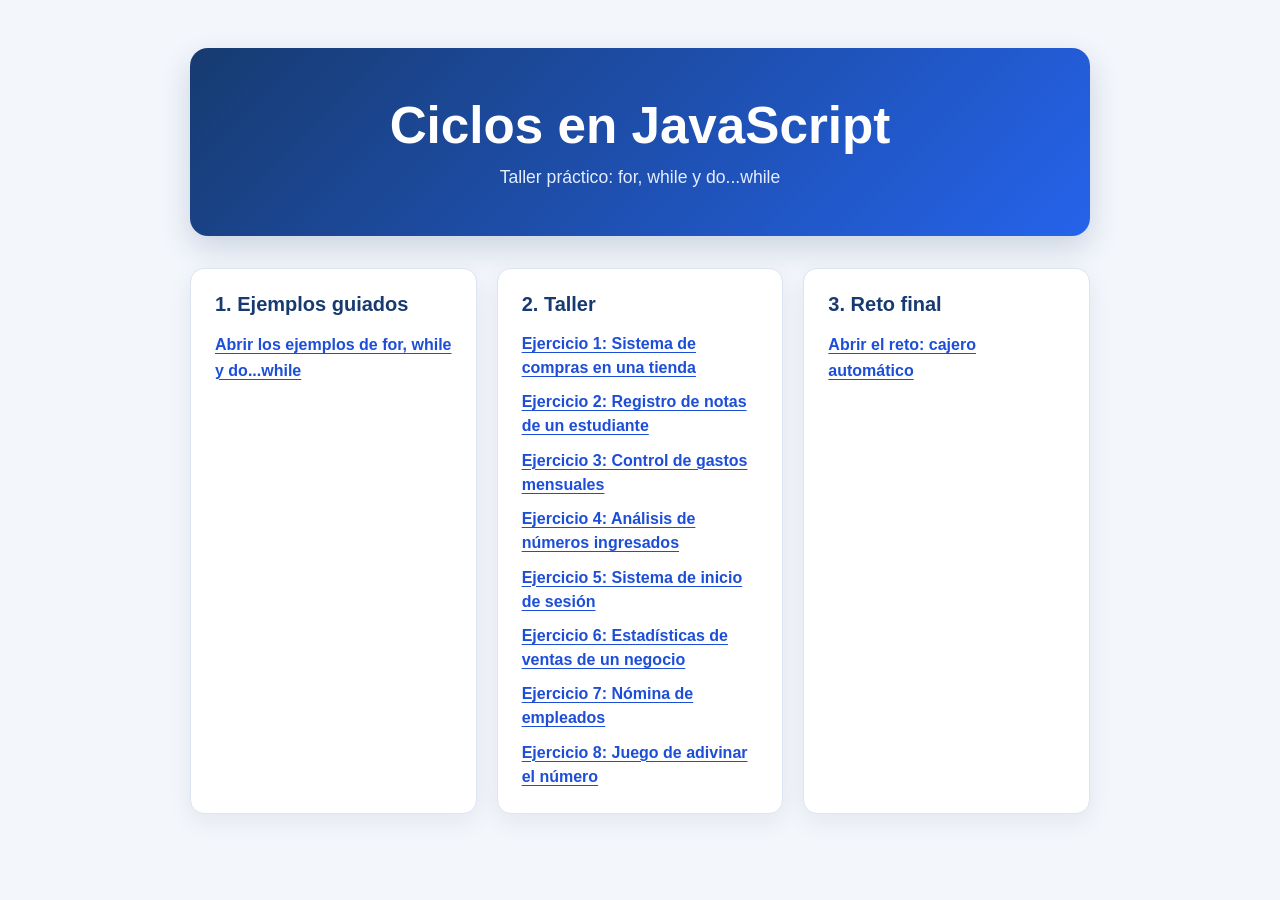
<file: index.html>
<!DOCTYPE html>
<html lang="es">
<head>
  <meta charset="UTF-8">
  <meta name="viewport" content="width=device-width, initial-scale=1.0">
  <title>Ciclos en JavaScript</title>
  <link rel="stylesheet" href="index.css">
</head>
<body>
  <header>
    <h1>Ciclos en JavaScript</h1>
    <p>Taller práctico: for, while y do...while</p>
  </header>

  <main>
    <section id="seccionEjemplos">
      <h2>1. Ejemplos guiados</h2>
      <p><a href="ejemplos.html">Abrir los ejemplos de for, while y do...while</a></p>
    </section>

    <section id="seccionTaller">
      <h2>2. Taller</h2>
      <ul>
        <li><a href="ejercicio1.html">Ejercicio 1: Sistema de compras en una tienda</a></li>
        <li><a href="ejercicio2.html">Ejercicio 2: Registro de notas de un estudiante</a></li>
        <li><a href="ejercicio3.html">Ejercicio 3: Control de gastos mensuales</a></li>
        <li><a href="ejercicio4.html">Ejercicio 4: Análisis de números ingresados</a></li>
        <li><a href="ejercicio5.html">Ejercicio 5: Sistema de inicio de sesión</a></li>
        <li><a href="ejercicio6.html">Ejercicio 6: Estadísticas de ventas de un negocio</a></li>
        <li><a href="ejercicio7.html">Ejercicio 7: Nómina de empleados</a></li>
        <li><a href="ejercicio8.html">Ejercicio 8: Juego de adivinar el número</a></li>
      </ul>
    </section>

    <section id="seccionReto">
      <h2>3. Reto final</h2>
      <p><a href="reto.html">Abrir el reto: cajero automático</a></p>
    </section>
  </main>

</body>
</html>
</file>
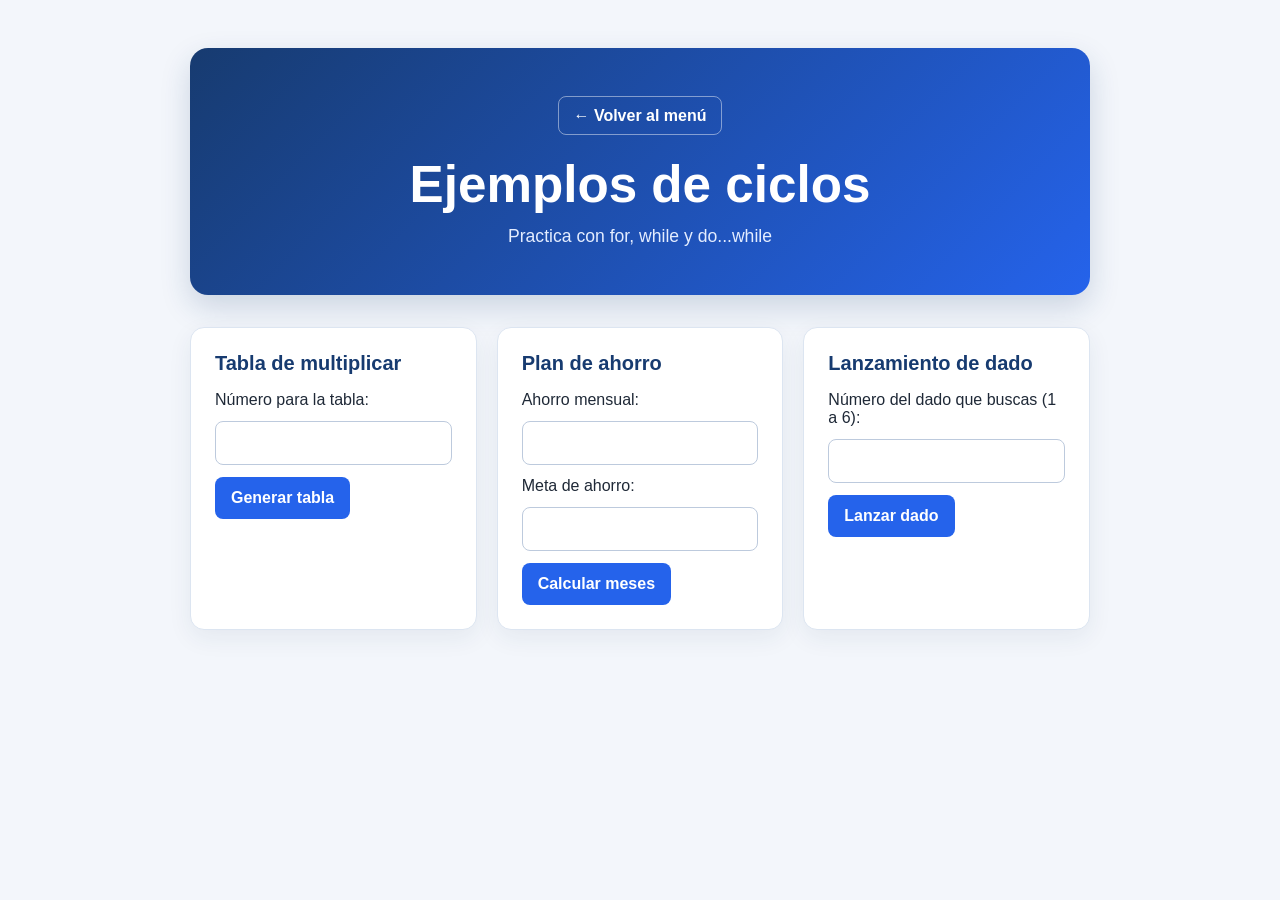
<file: ejemplos.html>
<!DOCTYPE html>
<html lang="es">
<head>
  <meta charset="UTF-8">
  <meta name="viewport" content="width=device-width, initial-scale=1.0">
  <title>Ejemplos de ciclos</title>
  <link rel="stylesheet" href="index.css">
</head>
<body>
  <header>
    <a href="index.html">← Volver al menú</a>
    <h1>Ejemplos de ciclos</h1>
    <p>Practica con for, while y do...while</p>
  </header>

  <main>
    <section class="controles">
      <h2>Tabla de multiplicar</h2>
      <form id="formTabla">
        <label for="numeroTabla">Número para la tabla:</label>
        <input type="number" id="numeroTabla" step="1" required>
        <button type="submit">Generar tabla</button>
      </form>
      <ul id="listaTabla"></ul>
    </section>

    <section class="controles">
      <h2>Plan de ahorro</h2>
      <form id="formAhorro">
        <label for="ahorroMensual">Ahorro mensual:</label>
        <input type="number" id="ahorroMensual" step="any" required>
        <label for="meta">Meta de ahorro:</label>
        <input type="number" id="meta" step="any" required>
        <button type="submit">Calcular meses</button>
      </form>
      <p id="resultadoAhorro"></p>
    </section>

    <section class="controles">
      <h2>Lanzamiento de dado</h2>
      <form id="formDado">
        <label for="objetivo">Número del dado que buscas (1 a 6):</label>
        <input type="number" id="objetivo" min="1" max="6" required>
        <button type="submit">Lanzar dado</button>
      </form>
      <p id="resultadoDado"></p>
      <ul id="listaDado"></ul>
    </section>
  </main>

  <script src="js/ejemplo-for.js"></script>
  <script src="js/ejemplo-while.js"></script>
  <script src="js/ejemplo-do-while.js"></script>
</body>
</html>
</file>
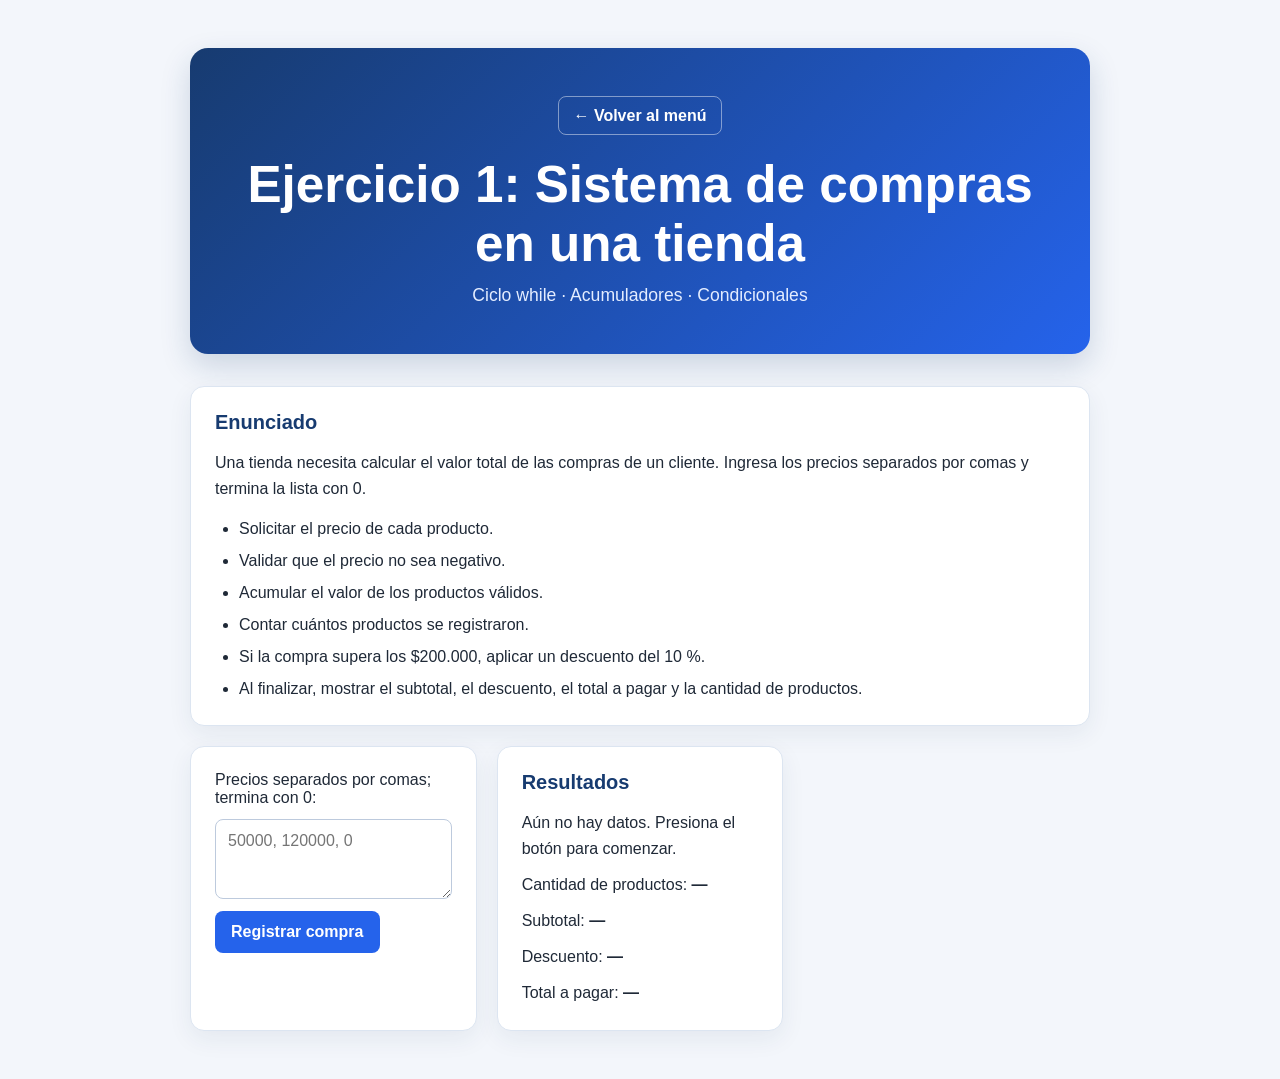
<file: ejercicio1.html>
<!DOCTYPE html>
<html lang="es">
<head>
  <meta charset="UTF-8">
  <meta name="viewport" content="width=device-width, initial-scale=1.0">
  <title>Ejercicio 1 · Sistema de compras en una tienda</title>
  <link rel="stylesheet" href="index.css">
</head>
<body>
  <header>
    <a href="index.html">← Volver al menú</a>
    <h1>Ejercicio 1: Sistema de compras en una tienda</h1>
    <p id="etiquetas">Ciclo while · Acumuladores · Condicionales</p>
  </header>

  <main>
    <section id="enunciado">
      <h2>Enunciado</h2>
      <p>Una tienda necesita calcular el valor total de las compras de un cliente. Ingresa los precios separados por comas y termina la lista con 0.</p>
      <ul>
        <li>Solicitar el precio de cada producto.</li>
        <li>Validar que el precio no sea negativo.</li>
        <li>Acumular el valor de los productos válidos.</li>
        <li>Contar cuántos productos se registraron.</li>
        <li>Si la compra supera los $200.000, aplicar un descuento del 10 %.</li>
        <li>Al finalizar, mostrar el subtotal, el descuento, el total a pagar y la cantidad de productos.</li>
      </ul>
    </section>

    <section id="controles">
      <form id="formulario">
        <label for="precios">Precios separados por comas; termina con 0:</label>
        <textarea id="precios" rows="3" placeholder="50000, 120000, 0" required></textarea>
        <button type="submit">Registrar compra</button>
      </form>
    </section>

    <section id="resultado" aria-live="polite">
      <h2>Resultados</h2>
      <p id="mensaje">Aún no hay datos. Presiona el botón para comenzar.</p>
      <p>Cantidad de productos: <strong id="cantidad">—</strong></p>
      <p>Subtotal: <strong id="subtotal">—</strong></p>
      <p>Descuento: <strong id="descuento">—</strong></p>
      <p>Total a pagar: <strong id="total">—</strong></p>
    </section>
  </main>

  <script src="js/ejercicio1.js"></script>
</body>
</html>
</file>
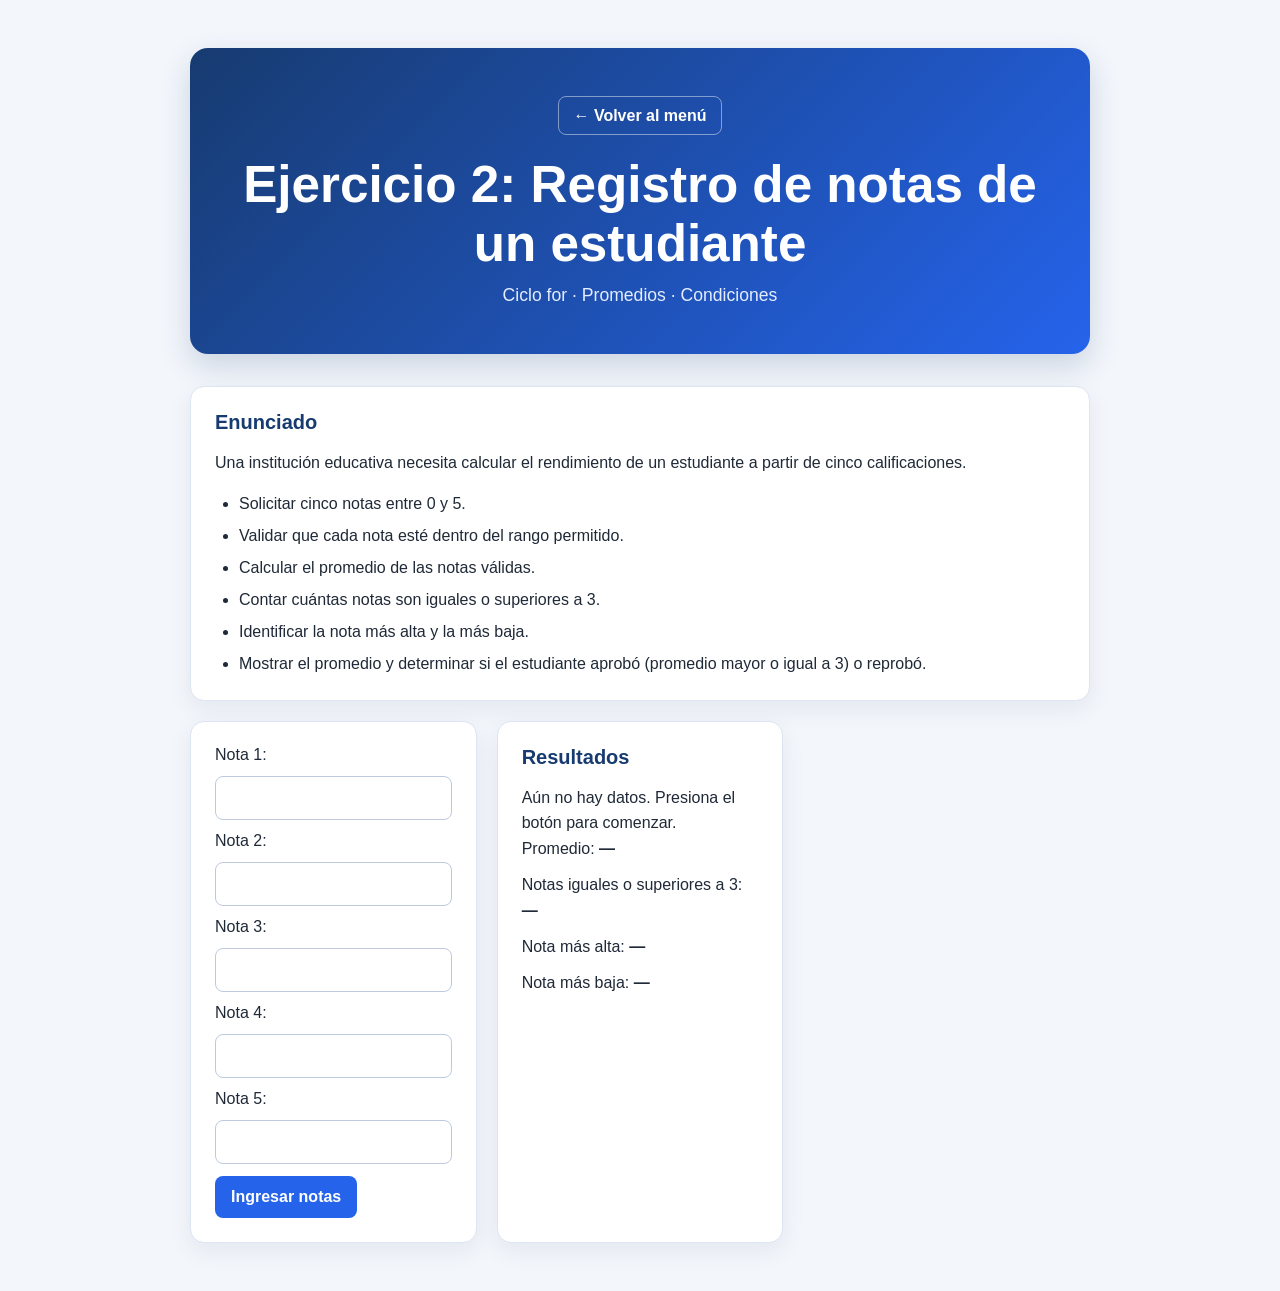
<file: ejercicio2.html>
<!DOCTYPE html>
<html lang="es">
<head>
  <meta charset="UTF-8">
  <meta name="viewport" content="width=device-width, initial-scale=1.0">
  <title>Ejercicio 2 · Registro de notas de un estudiante</title>
  <link rel="stylesheet" href="index.css">
</head>
<body>
  <header>
    <a href="index.html">← Volver al menú</a>
    <h1>Ejercicio 2: Registro de notas de un estudiante</h1>
    <p id="etiquetas">Ciclo for · Promedios · Condiciones</p>
  </header>

  <main>
    <section id="enunciado">
      <h2>Enunciado</h2>
      <p>Una institución educativa necesita calcular el rendimiento de un estudiante a partir de cinco calificaciones.</p>
      <ul>
        <li>Solicitar cinco notas entre 0 y 5.</li>
        <li>Validar que cada nota esté dentro del rango permitido.</li>
        <li>Calcular el promedio de las notas válidas.</li>
        <li>Contar cuántas notas son iguales o superiores a 3.</li>
        <li>Identificar la nota más alta y la más baja.</li>
        <li>Mostrar el promedio y determinar si el estudiante aprobó (promedio mayor o igual a 3) o reprobó.</li>
      </ul>
    </section>

    <section id="controles">
      <form id="formulario">
        <label for="nota1">Nota 1:</label>
        <input type="number" id="nota1" step="any" required>
        <label for="nota2">Nota 2:</label>
        <input type="number" id="nota2" step="any" required>
        <label for="nota3">Nota 3:</label>
        <input type="number" id="nota3" step="any" required>
        <label for="nota4">Nota 4:</label>
        <input type="number" id="nota4" step="any" required>
        <label for="nota5">Nota 5:</label>
        <input type="number" id="nota5" step="any" required>
        <button type="submit">Ingresar notas</button>
      </form>
    </section>

    <section id="resultado" aria-live="polite">
      <h2>Resultados</h2>
      <p id="mensaje">Aún no hay datos. Presiona el botón para comenzar.</p>
      <ul id="listaNotas"></ul>
      <p>Promedio: <strong id="promedio">—</strong></p>
      <p>Notas iguales o superiores a 3: <strong id="notasAltas">—</strong></p>
      <p>Nota más alta: <strong id="notaMayor">—</strong></p>
      <p>Nota más baja: <strong id="notaMenor">—</strong></p>
    </section>
  </main>

  <script src="js/ejercicio2.js"></script>
</body>
</html>
</file>
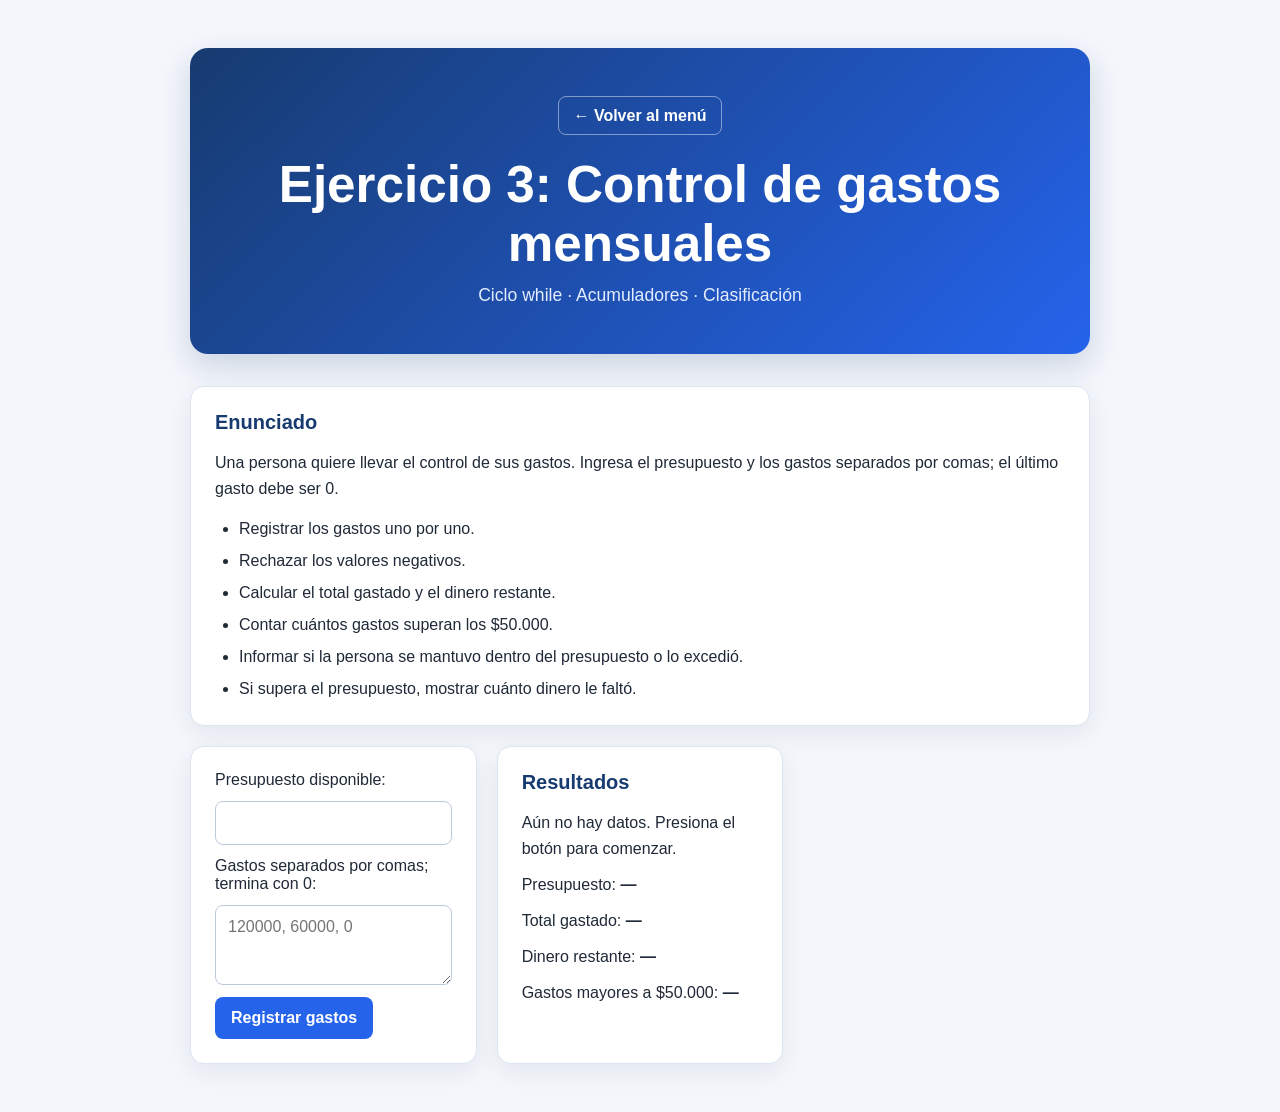
<file: ejercicio3.html>
<!DOCTYPE html>
<html lang="es">
<head>
  <meta charset="UTF-8">
  <meta name="viewport" content="width=device-width, initial-scale=1.0">
  <title>Ejercicio 3 · Control de gastos mensuales</title>
  <link rel="stylesheet" href="index.css">
</head>
<body>
  <header>
    <a href="index.html">← Volver al menú</a>
    <h1>Ejercicio 3: Control de gastos mensuales</h1>
    <p id="etiquetas">Ciclo while · Acumuladores · Clasificación</p>
  </header>

  <main>
    <section id="enunciado">
      <h2>Enunciado</h2>
      <p>Una persona quiere llevar el control de sus gastos. Ingresa el presupuesto y los gastos separados por comas; el último gasto debe ser 0.</p>
      <ul>
        <li>Registrar los gastos uno por uno.</li>
        <li>Rechazar los valores negativos.</li>
        <li>Calcular el total gastado y el dinero restante.</li>
        <li>Contar cuántos gastos superan los $50.000.</li>
        <li>Informar si la persona se mantuvo dentro del presupuesto o lo excedió.</li>
        <li>Si supera el presupuesto, mostrar cuánto dinero le faltó.</li>
      </ul>
    </section>

    <section id="controles">
      <form id="formulario">
        <label for="presupuestoEntrada">Presupuesto disponible:</label>
        <input type="number" id="presupuestoEntrada" min="0" step="any" required>
        <label for="gastosEntrada">Gastos separados por comas; termina con 0:</label>
        <textarea id="gastosEntrada" rows="3" placeholder="120000, 60000, 0" required></textarea>
        <button type="submit">Registrar gastos</button>
      </form>
    </section>

    <section id="resultado" aria-live="polite">
      <h2>Resultados</h2>
      <p id="mensaje">Aún no hay datos. Presiona el botón para comenzar.</p>
      <p>Presupuesto: <strong id="presupuesto">—</strong></p>
      <p>Total gastado: <strong id="totalGastado">—</strong></p>
      <p>Dinero restante: <strong id="restante">—</strong></p>
      <p>Gastos mayores a $50.000: <strong id="gastosAltos">—</strong></p>
    </section>
  </main>

  <script src="js/ejercicio3.js"></script>
</body>
</html>
</file>
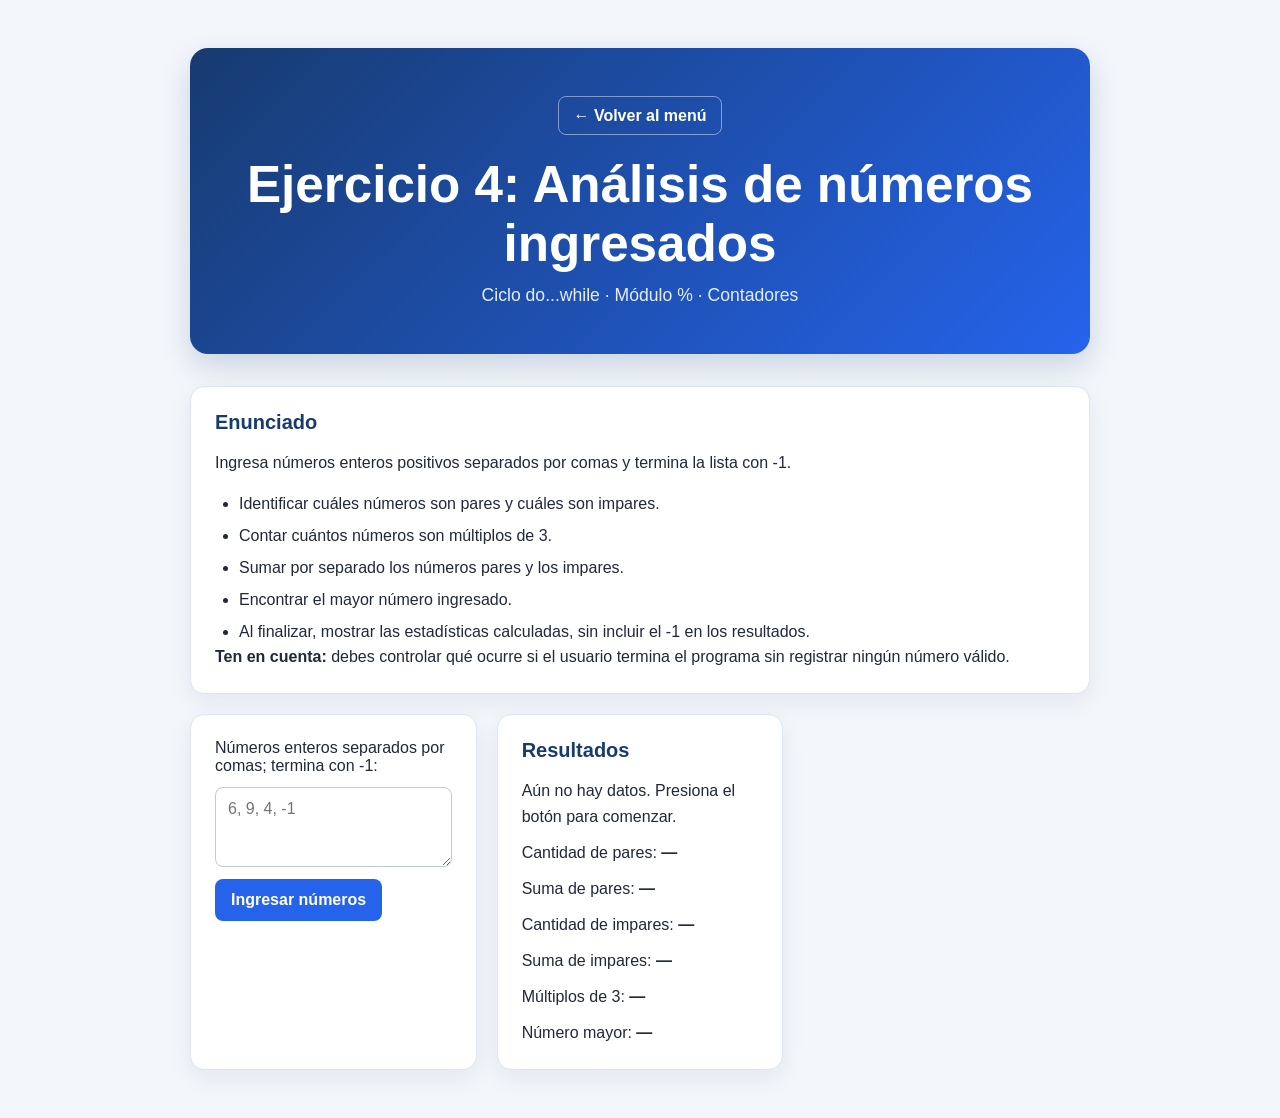
<file: ejercicio4.html>
<!DOCTYPE html>
<html lang="es">
<head>
  <meta charset="UTF-8">
  <meta name="viewport" content="width=device-width, initial-scale=1.0">
  <title>Ejercicio 4 · Análisis de números ingresados</title>
  <link rel="stylesheet" href="index.css">
</head>
<body>
  <header>
    <a href="index.html">← Volver al menú</a>
    <h1>Ejercicio 4: Análisis de números ingresados</h1>
    <p id="etiquetas">Ciclo do...while · Módulo % · Contadores</p>
  </header>

  <main>
    <section id="enunciado">
      <h2>Enunciado</h2>
      <p>Ingresa números enteros positivos separados por comas y termina la lista con -1.</p>
      <ul>
        <li>Identificar cuáles números son pares y cuáles son impares.</li>
        <li>Contar cuántos números son múltiplos de 3.</li>
        <li>Sumar por separado los números pares y los impares.</li>
        <li>Encontrar el mayor número ingresado.</li>
        <li>Al finalizar, mostrar las estadísticas calculadas, sin incluir el -1 en los resultados.</li>
      </ul>
      <p><strong>Ten en cuenta:</strong> debes controlar qué ocurre si el usuario termina el programa sin registrar ningún número válido.</p>
    </section>

    <section id="controles">
      <form id="formulario">
        <label for="numerosEntrada">Números enteros separados por comas; termina con -1:</label>
        <textarea id="numerosEntrada" rows="3" placeholder="6, 9, 4, -1" required></textarea>
        <button type="submit">Ingresar números</button>
      </form>
    </section>

    <section id="resultado" aria-live="polite">
      <h2>Resultados</h2>
      <p id="mensaje">Aún no hay datos. Presiona el botón para comenzar.</p>
      <p>Cantidad de pares: <strong id="pares">—</strong></p>
      <p>Suma de pares: <strong id="sumaPares">—</strong></p>
      <p>Cantidad de impares: <strong id="impares">—</strong></p>
      <p>Suma de impares: <strong id="sumaImpares">—</strong></p>
      <p>Múltiplos de 3: <strong id="multiplos3">—</strong></p>
      <p>Número mayor: <strong id="mayor">—</strong></p>
    </section>
  </main>

  <script src="js/ejercicio4.js"></script>
</body>
</html>
</file>
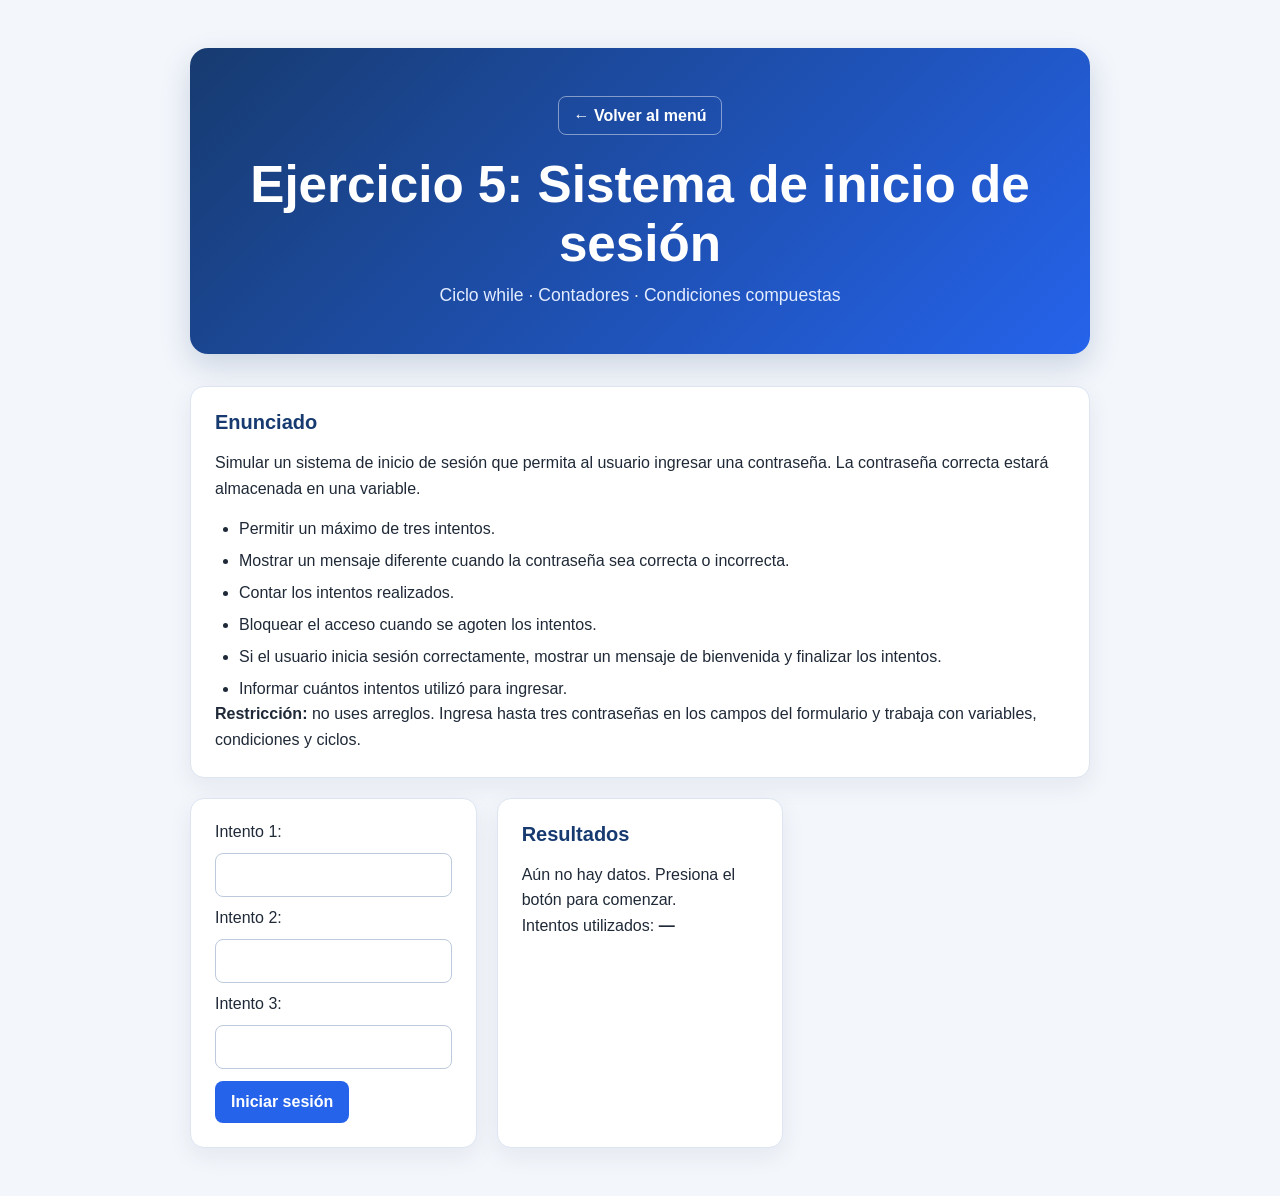
<file: ejercicio5.html>
<!DOCTYPE html>
<html lang="es">
<head>
  <meta charset="UTF-8">
  <meta name="viewport" content="width=device-width, initial-scale=1.0">
  <title>Ejercicio 5 · Sistema de inicio de sesión</title>
  <link rel="stylesheet" href="index.css">
</head>
<body>
  <header>
    <a href="index.html">← Volver al menú</a>
    <h1>Ejercicio 5: Sistema de inicio de sesión</h1>
    <p id="etiquetas">Ciclo while · Contadores · Condiciones compuestas</p>
  </header>

  <main>
    <section id="enunciado">
      <h2>Enunciado</h2>
      <p>Simular un sistema de inicio de sesión que permita al usuario ingresar una contraseña. La contraseña correcta estará almacenada en una variable.</p>
      <ul>
        <li>Permitir un máximo de tres intentos.</li>
        <li>Mostrar un mensaje diferente cuando la contraseña sea correcta o incorrecta.</li>
        <li>Contar los intentos realizados.</li>
        <li>Bloquear el acceso cuando se agoten los intentos.</li>
        <li>Si el usuario inicia sesión correctamente, mostrar un mensaje de bienvenida y finalizar los intentos.</li>
        <li>Informar cuántos intentos utilizó para ingresar.</li>
      </ul>
      <p><strong>Restricción:</strong> no uses arreglos. Ingresa hasta tres contraseñas en los campos del formulario y trabaja con variables, condiciones y ciclos.</p>
    </section>

    <section id="controles">
      <form id="formulario">
        <label for="contrasena1">Intento 1:</label>
        <input type="password" id="contrasena1" required>
        <label for="contrasena2">Intento 2:</label>
        <input type="password" id="contrasena2">
        <label for="contrasena3">Intento 3:</label>
        <input type="password" id="contrasena3">
        <button type="submit">Iniciar sesión</button>
      </form>
    </section>

    <section id="resultado" aria-live="polite">
      <h2>Resultados</h2>
      <p id="mensaje">Aún no hay datos. Presiona el botón para comenzar.</p>
      <ul id="registro"></ul>
      <p>Intentos utilizados: <strong id="intentos">—</strong></p>
    </section>
  </main>

  <script src="js/ejercicio5.js"></script>
</body>
</html>
</file>
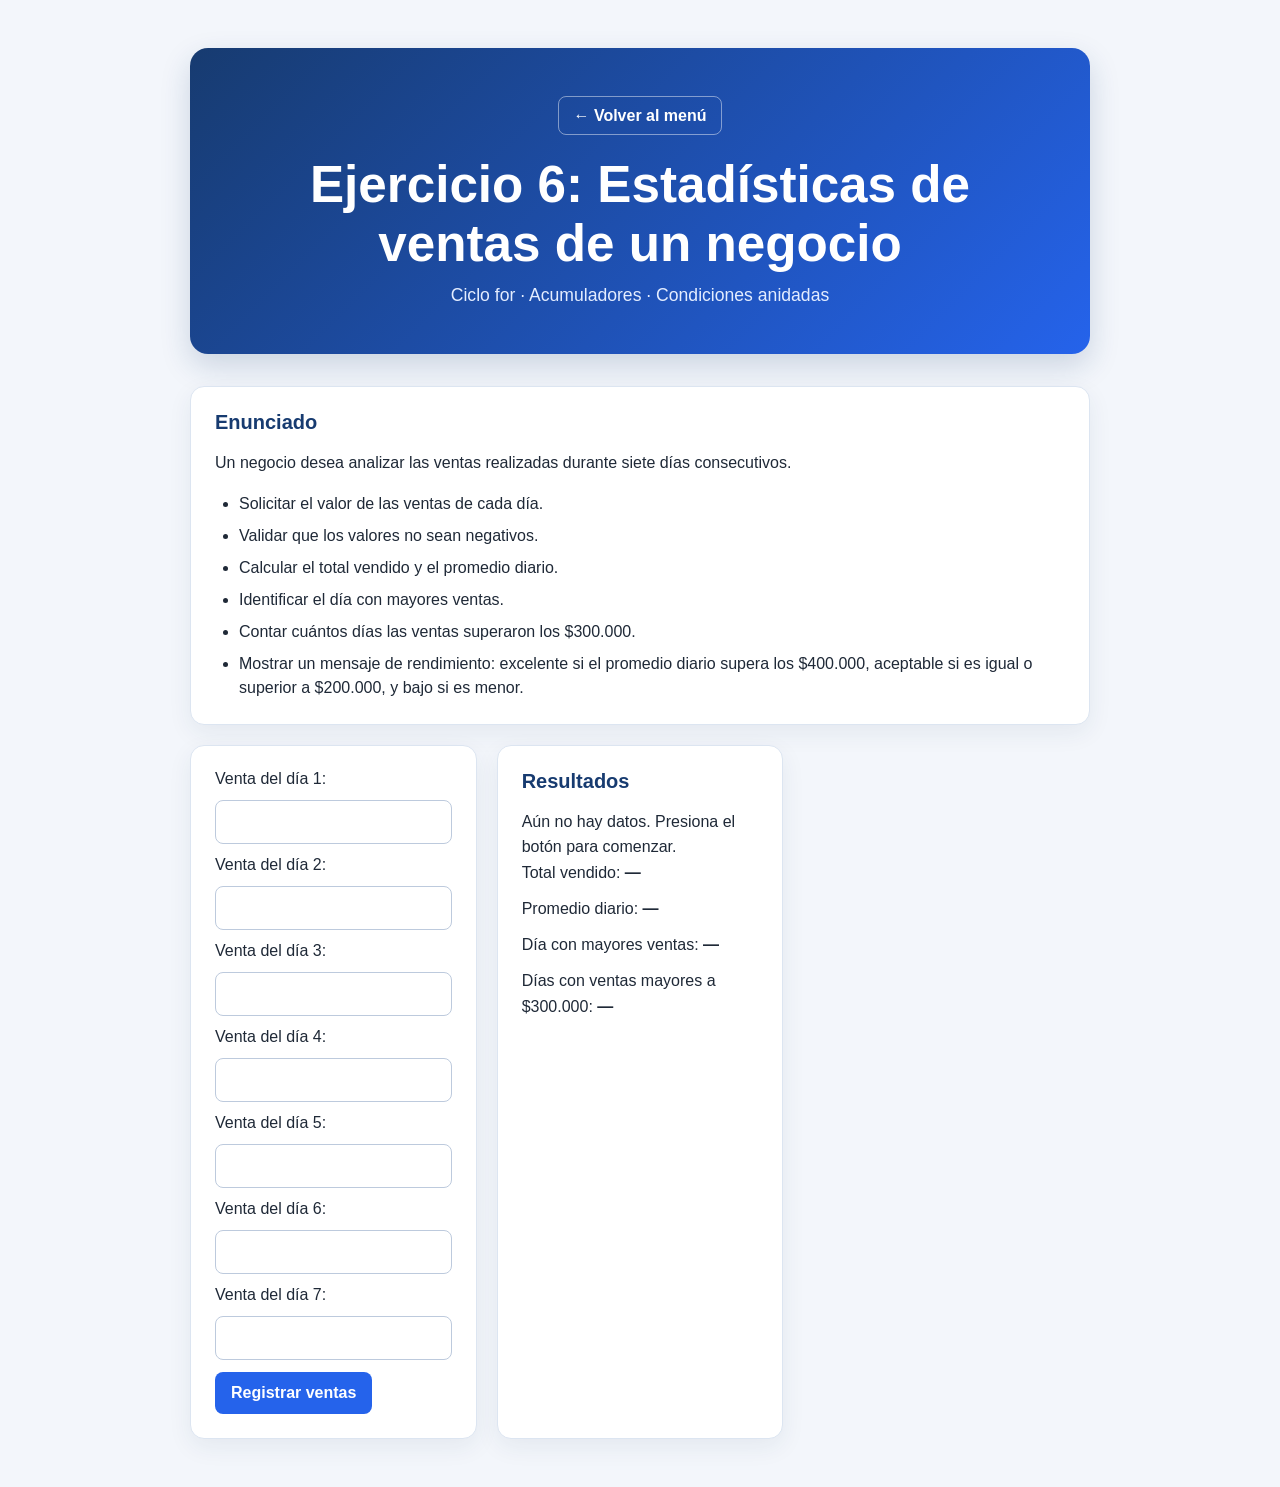
<file: ejercicio6.html>
<!DOCTYPE html>
<html lang="es">
<head>
  <meta charset="UTF-8">
  <meta name="viewport" content="width=device-width, initial-scale=1.0">
  <title>Ejercicio 6 · Estadísticas de ventas de un negocio</title>
  <link rel="stylesheet" href="index.css">
</head>
<body>
  <header>
    <a href="index.html">← Volver al menú</a>
    <h1>Ejercicio 6: Estadísticas de ventas de un negocio</h1>
    <p id="etiquetas">Ciclo for · Acumuladores · Condiciones anidadas</p>
  </header>

  <main>
    <section id="enunciado">
      <h2>Enunciado</h2>
      <p>Un negocio desea analizar las ventas realizadas durante siete días consecutivos.</p>
      <ul>
        <li>Solicitar el valor de las ventas de cada día.</li>
        <li>Validar que los valores no sean negativos.</li>
        <li>Calcular el total vendido y el promedio diario.</li>
        <li>Identificar el día con mayores ventas.</li>
        <li>Contar cuántos días las ventas superaron los $300.000.</li>
        <li>Mostrar un mensaje de rendimiento: excelente si el promedio diario supera los $400.000, aceptable si es igual o superior a $200.000, y bajo si es menor.</li>
      </ul>
    </section>

    <section id="controles">
      <form id="formulario">
        <label for="venta1">Venta del día 1:</label>
        <input type="number" id="venta1" step="any" required>
        <label for="venta2">Venta del día 2:</label>
        <input type="number" id="venta2" step="any" required>
        <label for="venta3">Venta del día 3:</label>
        <input type="number" id="venta3" step="any" required>
        <label for="venta4">Venta del día 4:</label>
        <input type="number" id="venta4" step="any" required>
        <label for="venta5">Venta del día 5:</label>
        <input type="number" id="venta5" step="any" required>
        <label for="venta6">Venta del día 6:</label>
        <input type="number" id="venta6" step="any" required>
        <label for="venta7">Venta del día 7:</label>
        <input type="number" id="venta7" step="any" required>
        <button type="submit">Registrar ventas</button>
      </form>
    </section>

    <section id="resultado" aria-live="polite">
      <h2>Resultados</h2>
      <p id="mensaje">Aún no hay datos. Presiona el botón para comenzar.</p>
      <ul id="detalleDias"></ul>
      <p>Total vendido: <strong id="totalVendido">—</strong></p>
      <p>Promedio diario: <strong id="promedio">—</strong></p>
      <p>Día con mayores ventas: <strong id="mejorDia">—</strong></p>
      <p>Días con ventas mayores a $300.000: <strong id="diasAltos">—</strong></p>
    </section>
  </main>

  <script src="js/ejercicio6.js"></script>
</body>
</html>
</file>
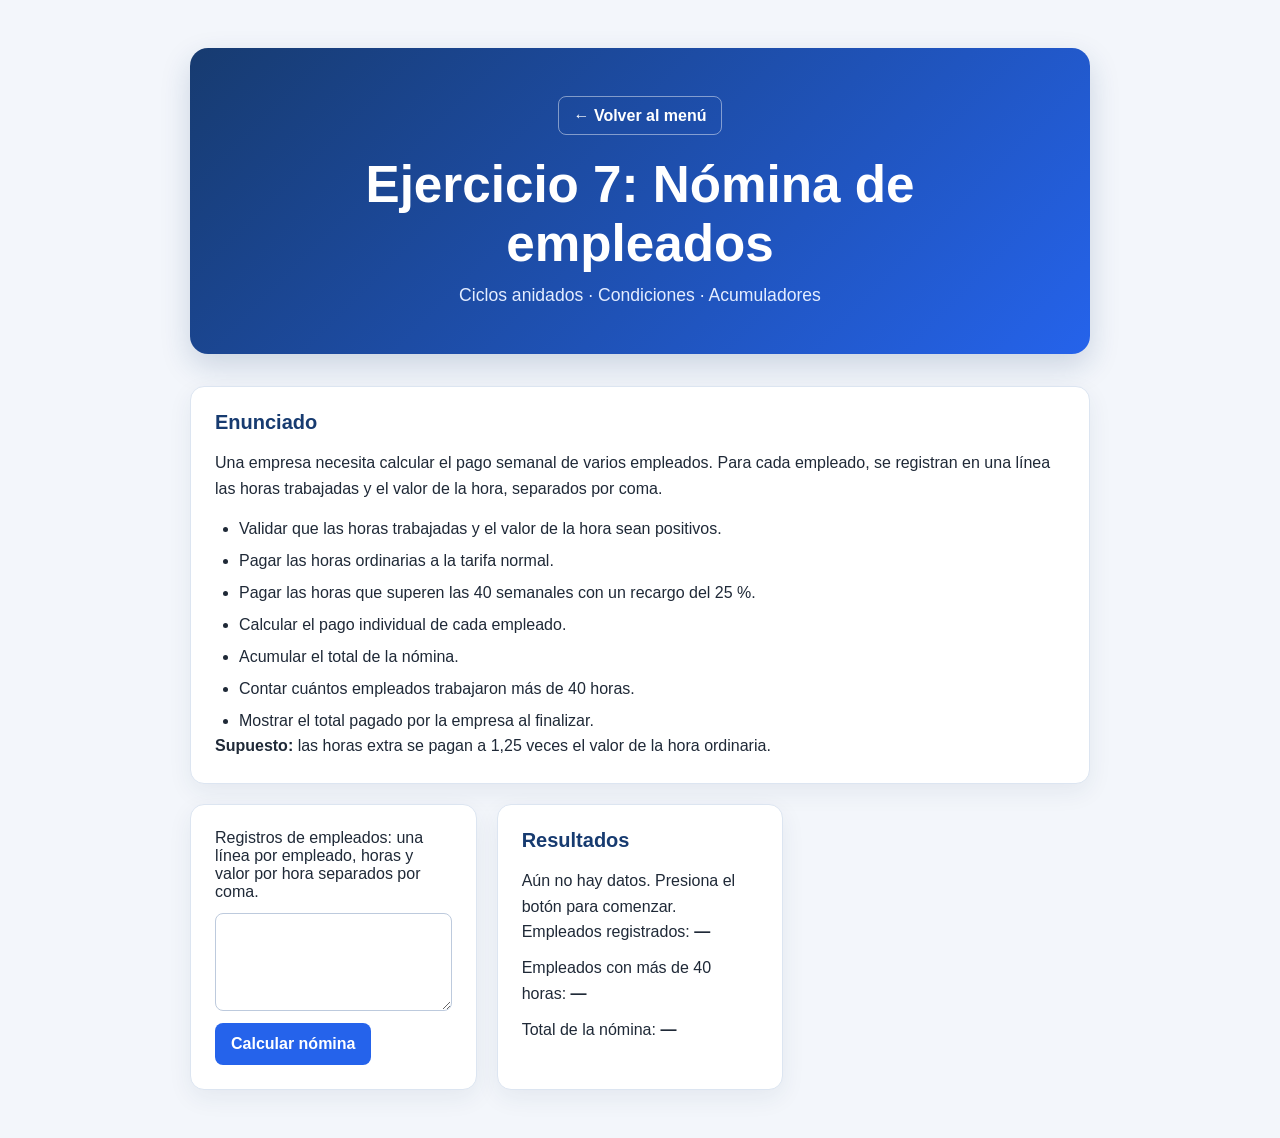
<file: ejercicio7.html>
<!DOCTYPE html>
<html lang="es">
<head>
  <meta charset="UTF-8">
  <meta name="viewport" content="width=device-width, initial-scale=1.0">
  <title>Ejercicio 7 · Nómina de empleados</title>
  <link rel="stylesheet" href="index.css">
</head>
<body>
  <header>
    <a href="index.html">← Volver al menú</a>
    <h1>Ejercicio 7: Nómina de empleados</h1>
    <p id="etiquetas">Ciclos anidados · Condiciones · Acumuladores</p>
  </header>

  <main>
    <section id="enunciado">
      <h2>Enunciado</h2>
      <p>Una empresa necesita calcular el pago semanal de varios empleados. Para cada empleado, se registran en una línea las horas trabajadas y el valor de la hora, separados por coma.</p>
      <ul>
        <li>Validar que las horas trabajadas y el valor de la hora sean positivos.</li>
        <li>Pagar las horas ordinarias a la tarifa normal.</li>
        <li>Pagar las horas que superen las 40 semanales con un recargo del 25 %.</li>
        <li>Calcular el pago individual de cada empleado.</li>
        <li>Acumular el total de la nómina.</li>
        <li>Contar cuántos empleados trabajaron más de 40 horas.</li>
        <li>Mostrar el total pagado por la empresa al finalizar.</li>
      </ul>
      <p><strong>Supuesto:</strong> las horas extra se pagan a 1,25 veces el valor de la hora ordinaria.</p>
    </section>

    <section id="controles">
      <form id="formulario">
        <label for="empleadosEntrada">Registros de empleados: una línea por empleado, horas y valor por hora separados por coma.</label>
        <textarea id="empleadosEntrada" rows="4" required></textarea>
        <button type="submit">Calcular nómina</button>
      </form>
    </section>

    <section id="resultado" aria-live="polite">
      <h2>Resultados</h2>
      <p id="mensaje">Aún no hay datos. Presiona el botón para comenzar.</p>
      <ul id="detalleEmpleados"></ul>
      <p>Empleados registrados: <strong id="cantidadEmpleados">—</strong></p>
      <p>Empleados con más de 40 horas: <strong id="conExtras">—</strong></p>
      <p>Total de la nómina: <strong id="totalNomina">—</strong></p>
    </section>
  </main>

  <script src="js/ejercicio7.js"></script>
</body>
</html>
</file>
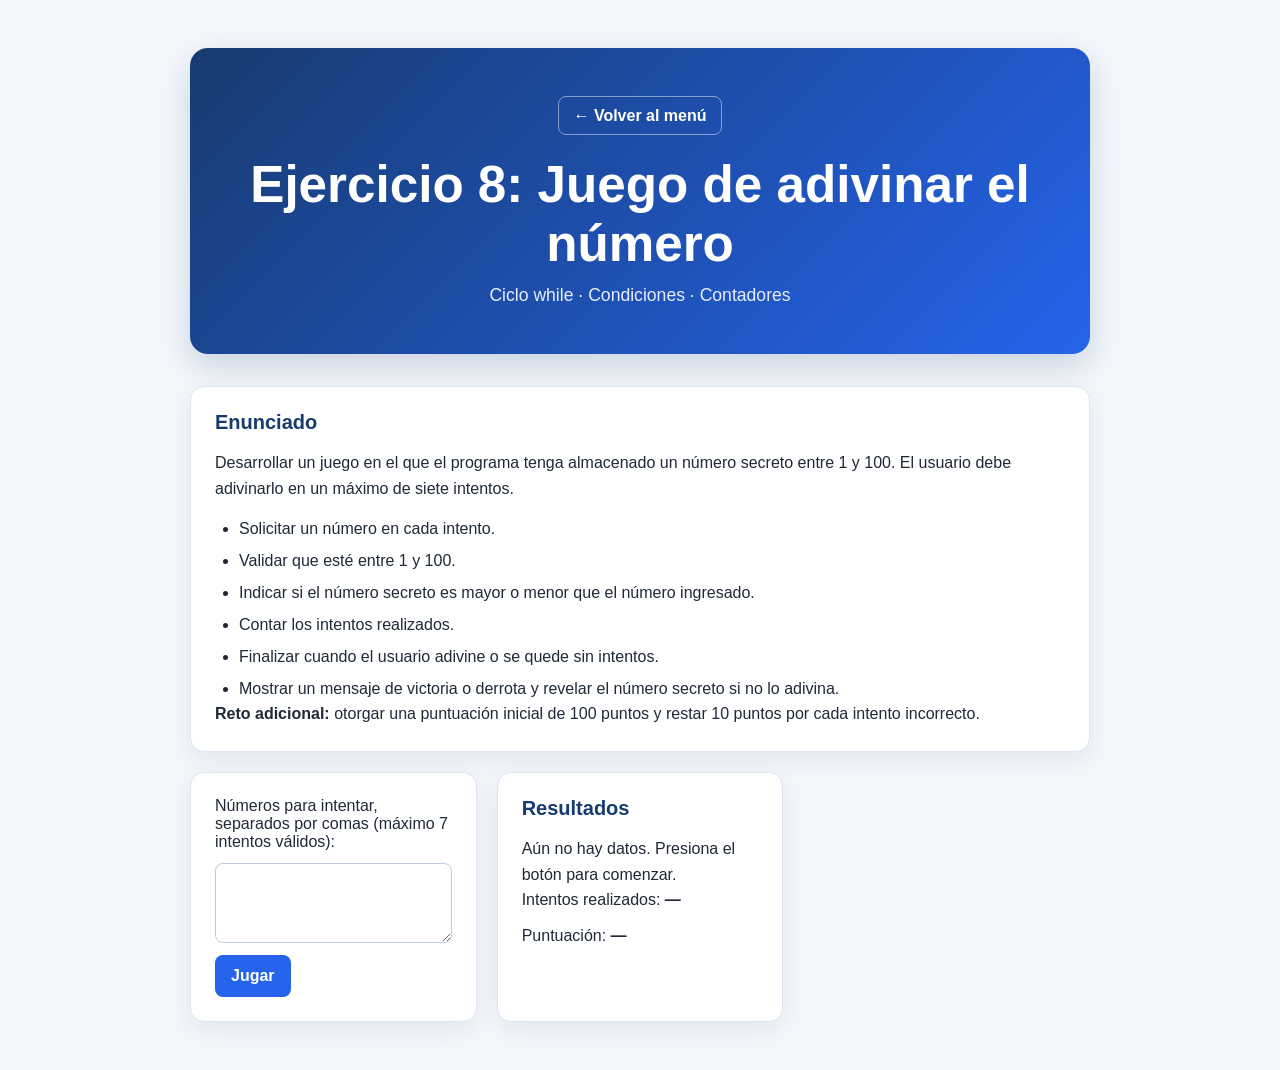
<file: ejercicio8.html>
<!DOCTYPE html>
<html lang="es">
<head>
  <meta charset="UTF-8">
  <meta name="viewport" content="width=device-width, initial-scale=1.0">
  <title>Ejercicio 8 · Juego de adivinar el número</title>
  <link rel="stylesheet" href="index.css">
</head>
<body>
  <header>
    <a href="index.html">← Volver al menú</a>
    <h1>Ejercicio 8: Juego de adivinar el número</h1>
    <p id="etiquetas">Ciclo while · Condiciones · Contadores</p>
  </header>

  <main>
    <section id="enunciado">
      <h2>Enunciado</h2>
      <p>Desarrollar un juego en el que el programa tenga almacenado un número secreto entre 1 y 100. El usuario debe adivinarlo en un máximo de siete intentos.</p>
      <ul>
        <li>Solicitar un número en cada intento.</li>
        <li>Validar que esté entre 1 y 100.</li>
        <li>Indicar si el número secreto es mayor o menor que el número ingresado.</li>
        <li>Contar los intentos realizados.</li>
        <li>Finalizar cuando el usuario adivine o se quede sin intentos.</li>
        <li>Mostrar un mensaje de victoria o derrota y revelar el número secreto si no lo adivina.</li>
      </ul>
      <p><strong>Reto adicional:</strong> otorgar una puntuación inicial de 100 puntos y restar 10 puntos por cada intento incorrecto.</p>
    </section>

    <section id="controles">
      <form id="formulario">
        <label for="intentosEntrada">Números para intentar, separados por comas (máximo 7 intentos válidos):</label>
        <textarea id="intentosEntrada" rows="3" required></textarea>
        <button type="submit">Jugar</button>
      </form>
    </section>

    <section id="resultado" aria-live="polite">
      <h2>Resultados</h2>
      <p id="mensaje">Aún no hay datos. Presiona el botón para comenzar.</p>
      <ul id="registro"></ul>
      <p>Intentos realizados: <strong id="intentos">—</strong></p>
      <p>Puntuación: <strong id="puntos">—</strong></p>
    </section>
  </main>

  <script src="js/ejercicio8.js"></script>
</body>
</html>
</file>
<file: index.css>
:root {
  color-scheme: light;
  font-family: "Segoe UI", Arial, sans-serif;
  color: #1f2937;
  background: #f3f6fb;
}

* {
  box-sizing: border-box;
}

body {
  width: min(100% - 2rem, 900px);
  margin: 0 auto;
  padding: 3rem 0;
}

header {
  margin-bottom: 2rem;
  padding: clamp(1.5rem, 5vw, 3rem);
  border-radius: 18px;
  background: linear-gradient(135deg, #173b70, #2563eb);
  color: #fff;
  text-align: center;
  box-shadow: 0 12px 30px rgb(23 59 112 / 18%);
}

header h1 {
  margin: 0;
  font-size: clamp(2rem, 6vw, 3.2rem);
}

header p {
  margin: 0.75rem 0 0;
  color: #e4edff;
  font-size: 1.1rem;
}

header > a {
  display: inline-block;
  margin-bottom: 1.25rem;
  padding: 0.6rem 0.9rem;
  border: 1px solid rgb(255 255 255 / 45%);
  border-radius: 8px;
  color: #fff;
  text-decoration: none;
}

header > a:hover {
  background: rgb(255 255 255 / 14%);
  color: #fff;
}

main {
  display: grid;
  grid-template-columns: repeat(auto-fit, minmax(min(100%, 250px), 1fr));
  gap: 1.25rem;
}

section {
  padding: 1.5rem;
  border: 1px solid #dce5f1;
  border-radius: 14px;
  background: #fff;
  box-shadow: 0 8px 24px rgb(31 55 89 / 7%);
}

section h2 {
  margin: 0 0 1rem;
  color: #173b70;
  font-size: 1.25rem;
}

section p {
  margin: 0;
  line-height: 1.6;
}

section ul {
  display: grid;
  gap: 0.65rem;
  margin: 0;
  padding: 0;
  list-style: none;
}

section li {
  line-height: 1.5;
}

#enunciado {
  grid-column: 1 / -1;
}

#enunciado ul {
  display: block;
  margin-top: 1rem;
  padding-left: 1.5rem;
  list-style: disc;
}

#enunciado li + li {
  margin-top: 0.5rem;
}

#controles form,
.controles form {
  display: grid;
  gap: 0.75rem;
}

#controles input,
#controles textarea,
.controles input,
.controles textarea {
  width: 100%;
  padding: 0.75rem;
  border: 1px solid #bdcadd;
  border-radius: 8px;
  color: inherit;
  font: inherit;
}

#controles input:focus-visible,
#controles textarea:focus-visible,
.controles input:focus-visible,
.controles textarea:focus-visible {
  border-color: #2563eb;
  outline: 3px solid rgb(37 99 235 / 18%);
}

#controles textarea,
.controles textarea {
  resize: vertical;
}

#controles button,
.controles button {
  justify-self: start;
  padding: 0.75rem 1rem;
  border: 0;
  border-radius: 8px;
  background: #2563eb;
  color: #fff;
  font: inherit;
  font-weight: 700;
  cursor: pointer;
}

#controles button:hover,
.controles button:hover {
  background: #1d4ed8;
}

#resultado p + p {
  margin-top: 0.65rem;
}

a {
  color: #1d4ed8;
  font-weight: 600;
  text-decoration-thickness: 1px;
  text-underline-offset: 3px;
}

a:hover {
  color: #173b70;
}

a:focus-visible {
  border-radius: 3px;
  outline: 3px solid rgb(37 99 235 / 35%);
  outline-offset: 3px;
}

@media (max-width: 520px) {
  body {
    width: min(100% - 1.25rem, 900px);
    padding: 1.5rem 0;
  }

  section {
    padding: 1.2rem;
  }
}
</file>
